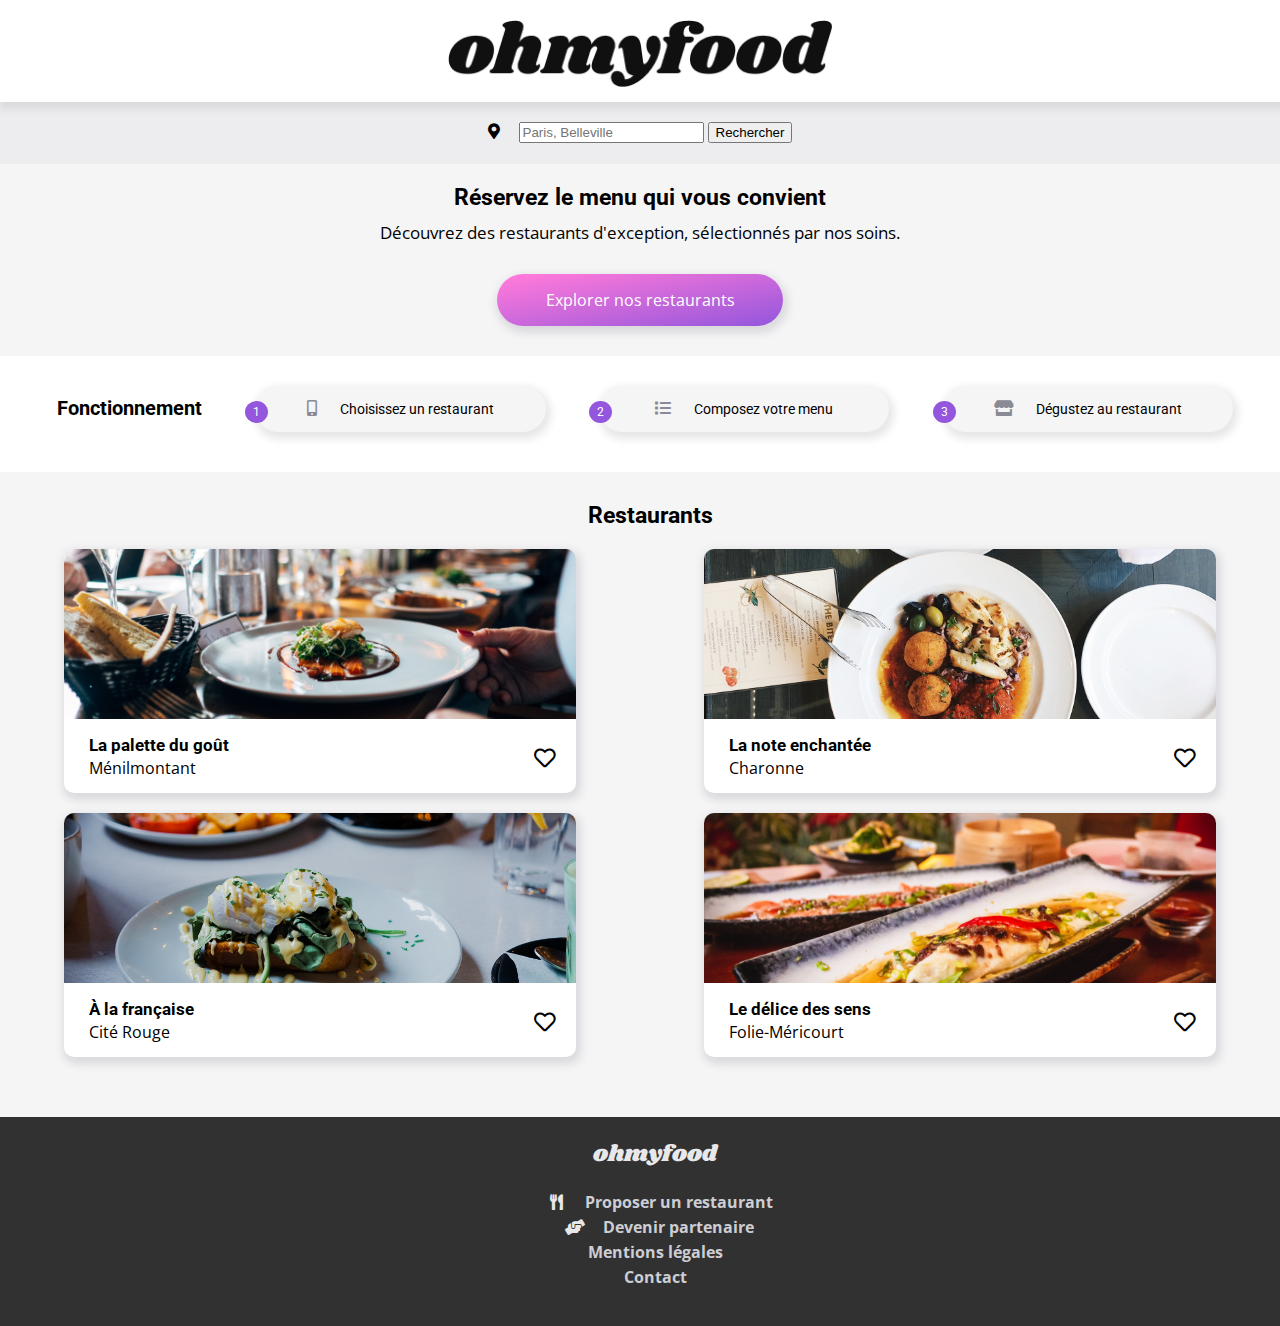
<file: index.html>
<!DOCTYPE html>
<html lang="fr">

    <head>
        <meta charset="utf-8">
        <meta name="viewport" content="width=device-width, initial-scale=1.0, maximum-scale=4.0, user-scalable=yes">
        <meta name="description" content="Page d'acceuil du site avec les différents restaurants proposer">
        <title>OhMyFood ! Accueil</title> 
        <link href="https://fonts.googleapis.com/css2?family=Open+Sans:wght@300;400&family=Roboto:wght@500&family=Shrikhand&display=swap" rel="stylesheet"> 
        <link href="https://use.fontawesome.com/releases/v5.14.0/css/all.css" rel="stylesheet">
        <link rel='stylesheet' href="style.css">
    </head>
    
    
        <body>
        
                <!--LOADING SPINNER-->
                
                <div class="loader">
                    <div class="loader__spinner">
                    </div>  
                    <div class="loader__bkg">
                    </div>
                </div>
                    

                <!--Pour permettre l'affichage de la page après le load spinner<-->

                <div id="pagetoload">

                    <!-- HEADER -->

                    <header class="header">
                        <img src="images/logo/ohmyfood.png" alt="logo de Ohmyfood" class="header__logo"/> 
                    </header>


                    <!--PARAGRAPHE LOCALISATION ET PRESENTATION-->

                    <section class="present">
                        <div class="present__loc">
                            <p><i class="fas fa-map-marker-alt"></i> <input class="search_form_text_input" type="text" name="research" id="research" placeholder="Paris, Belleville">
                            <input class="search_form_submit_input" type="submit" value="Rechercher"></p>
                        </div>
                        <h1 class="present__heading"> Réservez le menu qui vous convient</h1>
                        <p class="present__byline">Découvrez des restaurants d'exception, sélectionnés par nos soins.</p>
                        <div class="btn present__btn">
                            Explorer nos restaurants
                            <div class="btn__bg"></div>
                        </div>
                    </section>


                    <!--MODALITES DE FONCTIONNEMENT-->

                    <section class="fonct">
                        <h1 class="fonct__heading">Fonctionnement</h1>
                        <div class="option fonct__option">
                            <p><span class="option__number">1</span><i class="fas fa-mobile-alt option__icon"></i> Choisissez un restaurant</p> 
                        </div>
                        <div class="option fonct__option">
                            <p><span class="option__number">2</span><i class="fas fa-list option__icon"></i> Composez votre menu</p> 
                        </div>
                        <div class="option fonct__option">
                            <p><span class="option__number">3</span><i class="fas fa-store option__icon"></i> Dégustez au restaurant</p> 
                        </div>
                    </section>

                    <!--LISTE DES RESTAURANTS-->

                    <section class="restlist">
                        <h1 class="restlist__heading">Restaurants</h1>
                        <div class="restlist__list">
                        <div class="rest">
                            <a href="Lapalettedugoût.html" class="rest__link"><img src="images/restaurants/Lapalettedugoût.jpg" alt="photo du restaurant La palette du goût à Ménilmontant" class="rest__image"></a>
                            <p class="rest__new">Nouveau</p>
                            <a href="Lapalettedugoût.html" class="rest__link"><div class="rest__details">
                                <i class="far fa-heart rest__icon heart1">
                                    <i class="fas fa-heart heart1__anim"></i>
                                </i>
                                <h2 class="rest__heading">La palette du goût</h2>
                                <p class="rest__byline">Ménilmontant</p>
                            </div></a> 
                        </div>
                        <div class="rest">
                            <a href="Lanoteenchantée.html" class="rest__link"><img src="images/restaurants/Lanoteenchantée.jpg" alt="photo du restaurant La note enchantée à Charonne" class="rest__image"></a>
                            <p class="rest__new">Nouveau</p>
                            <a href="Lanoteenchantée.html" class="rest__link"><div class="rest__details">
                                <i class="far fa-heart rest__icon heart">
                                    <i class="fas fa-heart heart__anim"></i>
                                </i>
                                <h2 class="rest__heading">La note enchantée</h2>
                                <p class="rest__byline">Charonne</p>
                            </div></a> 
                        </div>
                        <div class="rest">
                            <a href="LaFrançaise.html" class="rest__link"><img src="images/restaurants/Àlafrançaise.jpg" alt="photo du restaurant A la française à Cité Rouge" class="rest__image"></a>
                            <a href="LaFrançaise.html" class="rest__link"><div class="rest__details">
                                <i class="far fa-heart rest__icon heart">
                                    <i class="fas fa-heart heart__anim"></i>
                                </i>
                                <h2 class="rest__heading">À la française</h2>
                                <p class="rest__byline">Cité Rouge</p>
                                </div></a>  
                        </div>
                        <div class="rest">
                            <a href="Ledélicedessens.html" class="rest__link"><img src="images/restaurants/Ledélicedessens.jpg" alt="photo du restaurant Le délice des sens à Folie-Méricourt" class="rest__image"></a>
                            <a href="Ledélicedessens.html" class="rest__link"><div class="rest__details">
                                <i class="far fa-heart rest__icon heart">
                                    <i class="fas fa-heart heart__anim"></i>
                                </i>
                                <h2 class="rest__heading">Le délice des sens</h2>
                                <p class="rest__byline">Folie-Méricourt</p>
                            </div></a>  
                        </div>
                            </div>
                    </section> 
                    

                    <!-- FOOTER -->

                    <footer class="footer">
                        <h2 class="footer__heading">ohmyfood</h2>
                        <nav>
                            <ul class="footer__menu">
                                <li><i class="fas fa-utensils footer__icon"></i><a href="#">Proposer un restaurant</a></li>
                                <li><i class="fas fa-hands-helping footer__icon"></i><a href="#">Devenir partenaire</a></li>
                                <li><a href="#">Mentions légales</a></li>
                                <li><a href="mailto:ohmyfood@sfr.fr">Contact</a></li>
                            </ul> 
                        </nav>
                    </footer>
                </div>
        </body>
</html>
</file>
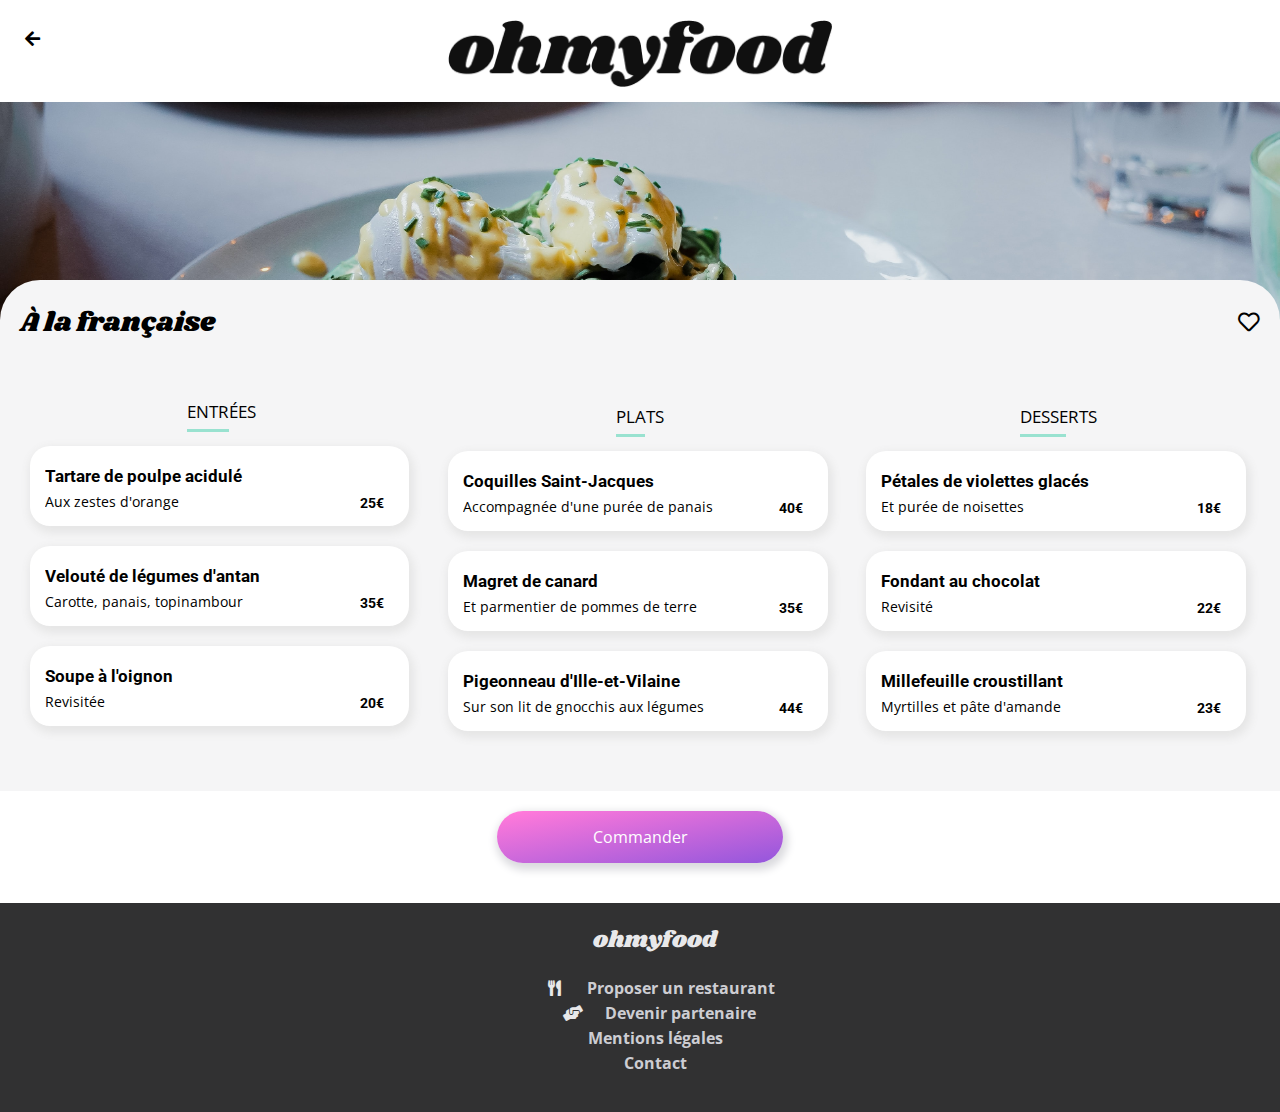
<file: LaFrançaise.html>
<!DOCTYPE html>
<html lang="fr">

        <!--INFOS SUR LA PAGE HTML-->

        <head>
            <meta charset="utf-8">
            <meta name="viewport" content="width=device-width, initial-scale=1.0, maximum-scale=4.0, user-scalable=yes">
            <meta name="description" content="Les différents plats pas proposer par le Restaurant à la française">
            <title>OhMyFood ! Restaurant A la française</title> 
            <link href="https://fonts.googleapis.com/css2?family=Roboto:wght@500&display=swap" rel="stylesheet"> 
            <link href="https://fonts.googleapis.com/css2?family=Open+Sans:wght@300;400&display=swap" rel="stylesheet"> 
            <link href="https://fonts.googleapis.com/css2?family=Shrikhand&display=swap" rel="stylesheet"> 
            <link href="https://use.fontawesome.com/releases/v5.14.0/css/all.css" rel="stylesheet">
            <link rel='stylesheet' href="style.css">
        </head>
            
    <body>
            <!-- HEADER -->
            <header class="header">
                <a href="index.html"><i class="fas fa-arrow-left header__arrow"></i></a>
                <img src="images/logo/ohmyfood.png" alt="logo de Ohmyfood" class="header__logo"/> 
            </header>

            <!-- PHOTO AND TITLE -->

            <section class="restheader">
                <img src="images/restaurants/Àlafrançaise.jpg" alt="photo du restaurant à la Française à Cité Rouge" class="restheader__image">
                <div class="restheader__title">
                    <h1>À la française</h1>
                    <i class="far fa-heart rest__icon heart">
                        <i class="fas fa-heart heart__anim"></i>
                    </i>
                </div>
            </section>

            <!--DETAILS DU MENU-->

            <section>
                <div class="menu">
                    <div class="starters">
                        <h2 class="starters__heading">Entrées</h2>
                        <div class="starters__elt elt">
                            <div class="elt__details">
                                <h3>Tartare de poulpe acidulé</h3>
                                <p>Aux zestes d'orange<span class="elt__price">25€</span></p>
                            </div>
                            <div class="anim">
                                <div class="anim__container"><!--PERMET L'ANIMATION DE LA CASE A COCHER-->
                                    <div class="anim__circle">
                                        <div class="anim__icon">
                                        </div>
                                    </div>
                                </div>
                            </div>
                        </div>
                        <div class="starters__elt elt">
                            <div class="elt__details">
                                <h3>Velouté de légumes d'antan</h3>
                                <p>Carotte, panais, topinambour<span class="elt__price">35€</span></p>
                            </div>
                            <div class="anim">
                                <div class="anim__container"><!--PERMET L'ANIMATION DE LA CASE A COCHER-->
                                    <div class="anim__circle">
                                        <div class="anim__icon">
                                        </div>
                                    </div>
                                </div>
                            </div>
                        </div>           
                        <div class="starters__elt elt">
                            <div class="elt__details">
                                <h3>Soupe à l'oignon</h3>
                                <p>Revisitée<span class="elt__price">20€</span></p>
                            </div>
                            <div class="anim">
                                <div class="anim__container"><!--PERMET L'ANIMATION DE LA CASE A COCHER-->
                                    <div class="anim__circle">
                                        <div class="anim__icon">
                                        </div>
                                    </div>
                                </div>
                            </div>
                        </div>
                    </div>           
                    <div class="courses">    
                        <h2 class="courses__heading">Plats</h2>
                        <div class="courses__elt elt">
                            <div class="elt__details">
                                <h3>Coquilles Saint-Jacques</h3>
                                <p>Accompagnée d'une purée de panais<span class="elt__price">40€</span></p>
                            </div>
                            <div class="anim">
                                <div class="anim__container"><!--PERMET L'ANIMATION DE LA CASE A COCHER-->
                                    <div class="anim__circle">
                                        <div class="anim__icon">
                                        </div>
                                    </div>
                                </div>
                            </div>
                        </div>            
                        <div class="courses__elt elt">
                            <div class="elt__details">
                                <h3>Magret de canard</h3>
                                <p>Et parmentier de pommes de terre<span class="elt__price">35€</span></p>
                            </div>
                            <div class="anim">
                                <div class="anim__container"><!--PERMET L'ANIMATION DE LA CASE A COCHER-->
                                    <div class="anim__circle">
                                        <div class="anim__icon">
                                        </div>
                                    </div>
                                </div>
                            </div>
                        </div>    
                        <div class="courses__elt elt">
                            <div class="elt__details">
                                <h3>Pigeonneau d'Ille-et-Vilaine</h3>
                                <p>Sur son lit de gnocchis aux légumes<span class="elt__price">44€</span></p>
                            </div>
                            <div class="anim">
                                <div class="anim__container"><!--PERMET L'ANIMATION DE LA CASE A COCHER-->
                                    <div class="anim__circle">
                                        <div class="anim__icon">
                                        </div>
                                    </div>
                                </div>
                            </div>
                        </div>
                    </div>
                    <div class="desserts">
                        <h2 class="desserts__heading">Desserts</h2>

                        <div class="desserts__elt elt">
                            <div class="elt__details">
                                <h3>Pétales de violettes glacés</h3>
                                <p>Et purée de noisettes<span class="elt__price">18€</span></p>
                            </div>
                            <div class="anim">
                                <div class="anim__container"><!--PERMET L'ANIMATION DE LA CASE A COCHER-->
                                    <div class="anim__circle">
                                        <div class="anim__icon">
                                        </div>
                                    </div>
                                </div>
                            </div>
                        </div>           
                        <div class="desserts__elt elt">
                            <div class="elt__details">
                                <h3>Fondant au chocolat</h3>
                                <p>Revisité<span class="elt__price">22€</span></p>
                            </div>
                            <div class="anim">
                                <div class="anim__container"><!--PERMET L'ANIMATION DE LA CASE A COCHER-->
                                    <div class="anim__circle">
                                        <div class="anim__icon">
                                        </div>
                                    </div>
                                </div>
                            </div>
                        </div>          
                        <div class="desserts__elt elt">
                            <div class="elt__details">
                                <h3>Millefeuille croustillant</h3>
                                <p>Myrtilles et pâte d'amande<span class="elt__price">23€</span></p>
                            </div>
                            <div class="anim">
                                <div class="anim__container"><!--PERMET L'ANIMATION DE LA CASE A COCHER-->
                                    <div class="anim__circle">
                                        <div class="anim__icon">
                                        </div>
                                    </div>
                                </div>
                            </div>
                        </div>
                    </div>
                </div>
                    
                <div class="btn btn-order">
                    Commander
                    <div class="btn__bg"></div>
                </div>
            </section>

            <!-- FOOTER -->

            <footer class="footer">
                <h2 class="footer__heading">ohmyfood</h2>
                <nav>
                    <ul class="footer__menu">
                        <li><i class="fas fa-utensils footer__icon"></i><a href="#"> Proposer un restaurant</a></li>
                        <li><i class="fas fa-hands-helping footer__icon"></i><a href="#"> Devenir partenaire</a></li>
                        <li><a href="#">Mentions légales</a></li>
                        <li><a href="mailto:ohmyfood@sfr.fr">Contact</a></li>
                    </ul> 
                </nav>
            </footer>
    </body>
</html>
</file>
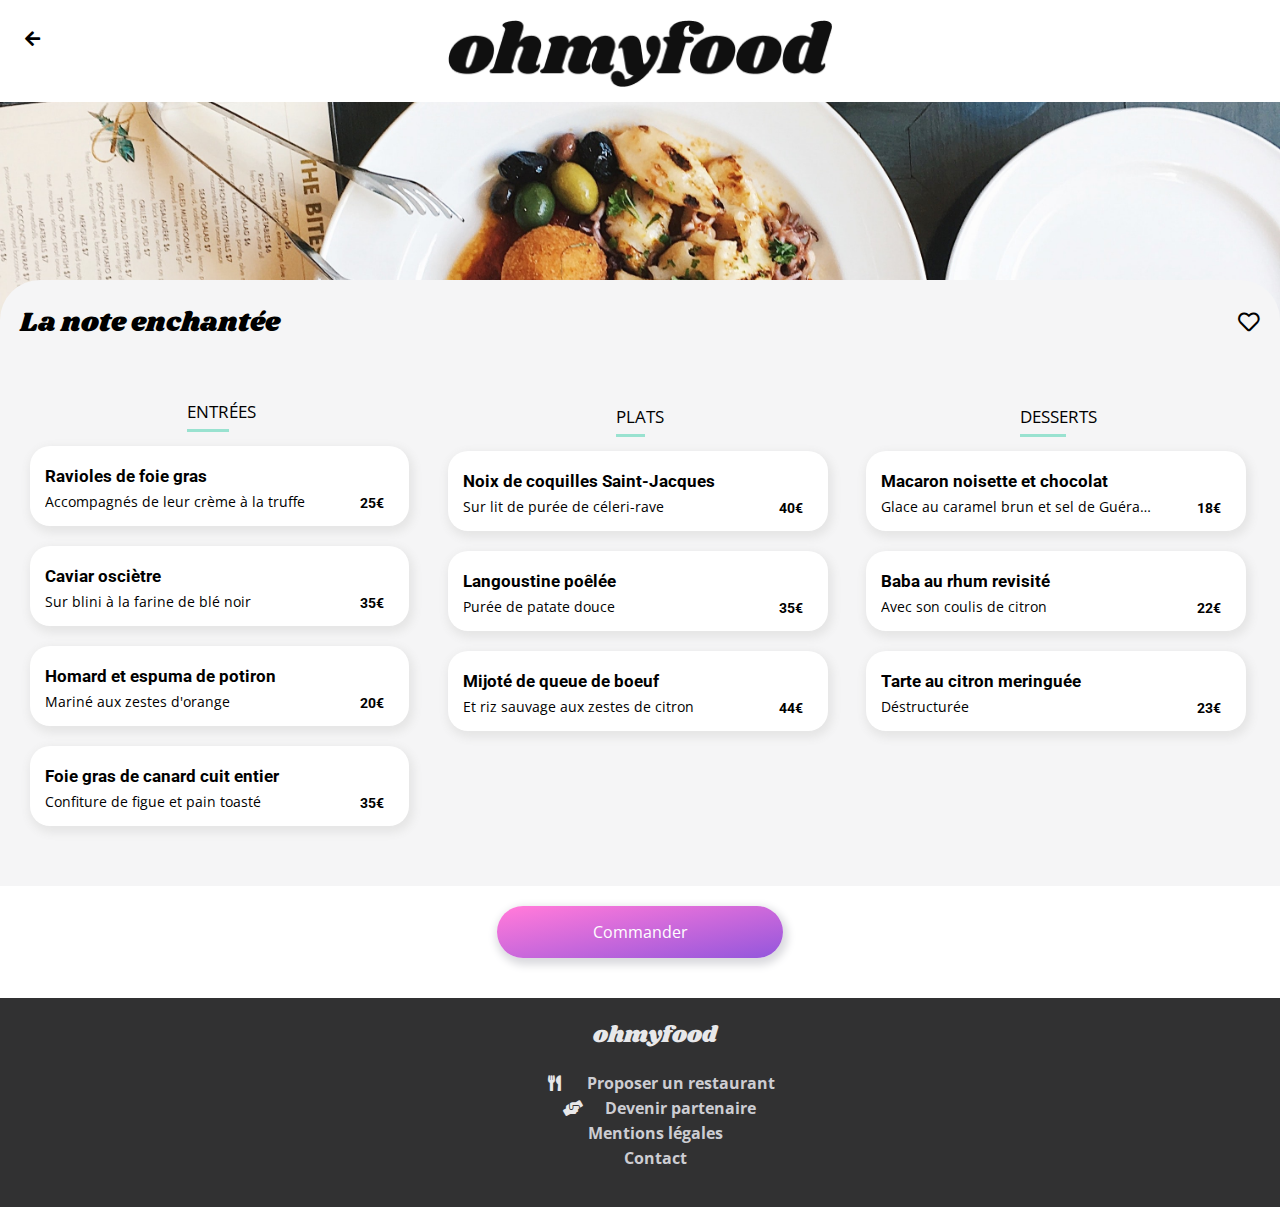
<file: Lanoteenchantée.html>
<!DOCTYPE html>
<html lang="fr">
    
    <head><!--INFOS SUR LA PAGE HTML-->
        <meta charset="utf-8">
        <meta name="viewport" content="width=device-width, initial-scale=1.0, maximum-scale=4.0, user-scalable=yes">
        <meta name="description" content="Les différents plats pas proposer par le Restaurant la note enchantée">
        <title>OhMyFood ! Restaurant La note enchantée</title> 
        <link href="https://fonts.googleapis.com/css2?family=Roboto:wght@500&display=swap" rel="stylesheet"> 
        <link href="https://fonts.googleapis.com/css2?family=Open+Sans:wght@300;400&display=swap" rel="stylesheet"> 
        <link href="https://fonts.googleapis.com/css2?family=Shrikhand&display=swap" rel="stylesheet"> 
        <link href="https://use.fontawesome.com/releases/v5.14.0/css/all.css" rel="stylesheet">
        <link rel='stylesheet' href="style.css">
    </head>
        
    <body>

        <!-- HEADER -->
        <header class="header">
            <a href="index.html"><i class="fas fa-arrow-left header__arrow"></i></a>
            <img src="images/logo/ohmyfood.png" alt="logo de Ohmyfood" class="header__logo"/> 
        </header>

        <section class="restheader"><!-- PHOTO AND TITLE -->
            <img src="images/restaurants/Lanoteenchantée.jpg" alt="photo du restaurant La note enchantée à Charonne" class="restheader__image">
            <div class="restheader__title">
                <h1>La note enchantée</h1>
                <i class="far fa-heart rest__icon heart">
                    <i class="fas fa-heart heart__anim"></i>
                </i>
            </div>
        </section>

            <section><!--DETAILS DU MENU-->
                <div class="menu">
                    <div class="starters">
                        <h2 class="starters__heading">Entrées</h2>
                        <div class="starters__elt elt">
                            <div class="elt__details">
                                <h3>Ravioles de foie gras</h3>
                                <p>Accompagnés de leur crème à la truffe<span class="elt__price">25€</span></p>
                            </div>
                            <div class="anim">
                                <div class="anim__container"><!--PERMET L'ANIMATION DE LA CASE A COCHER-->
                                    <div class="anim__circle">
                                        <div class="anim__icon">
                                        </div>
                                    </div>
                                </div>
                            </div>
                        </div>
                        <div class="starters__elt elt">
                            <div class="elt__details">
                                <h3>Caviar osciètre</h3>
                                <p>Sur blini à la farine de blé noir<span class="elt__price">35€</span></p>
                            </div>
                            <div class="anim">
                                <div class="anim__container"><!--PERMET L'ANIMATION DE LA CASE A COCHER-->
                                    <div class="anim__circle">
                                        <div class="anim__icon">
                                        </div>
                                    </div>
                                </div>
                            </div>
                        </div>       
                        <div class="starters__elt elt">
                            <div class="elt__details">
                                <h3>Homard et espuma de potiron</h3>
                                <p>Mariné aux zestes d'orange<span class="elt__price">20€</span></p>
                            </div>
                            <div class="anim">
                                <div class="anim__container"><!--PERMET L'ANIMATION DE LA CASE A COCHER-->
                                    <div class="anim__circle">
                                        <div class="anim__icon">
                                        </div>
                                    </div>
                                </div>
                            </div>
                        </div>       
                        <div class="starters__elt elt">
                            <div class="elt__details">
                                <h3>Foie gras de canard cuit entier</h3>
                                <p>Confiture de figue et pain toasté<span class="elt__price">35€</span></p>
                            </div>
                            <div class="anim">
                                <div class="anim__container"><!--PERMET L'ANIMATION DE LA CASE A COCHER-->
                                    <div class="anim__circle">
                                        <div class="anim__icon">
                                        </div>
                                    </div>
                                </div>
                            </div>
                        </div>
                    </div>           
                    <div class="courses">    
                        <h2 class="courses__heading">Plats</h2>
                        <div class="courses__elt elt">
                            <div class="elt__details">
                                <h3>Noix de coquilles Saint-Jacques</h3>
                                <p>Sur lit de purée de céleri-rave<span class="elt__price">40€</span></p>
                            </div>
                            <div class="anim">
                                <div class="anim__container"><!--PERMET L'ANIMATION DE LA CASE A COCHER-->
                                    <div class="anim__circle">
                                        <div class="anim__icon">
                                        </div>
                                    </div>
                                </div>
                            </div>
                        </div>            
                        <div class="courses__elt elt">
                            <div class="elt__details">
                                <h3>Langoustine poêlée</h3>
                                <p>Purée de patate douce<span class="elt__price">35€</span></p>
                            </div>
                            <div class="anim">
                                <div class="anim__container"><!--PERMET L'ANIMATION DE LA CASE A COCHER-->
                                    <div class="anim__circle">
                                        <div class="anim__icon">
                                        </div>
                                    </div>
                                </div>
                            </div>
                        </div>    
                        <div class="courses__elt elt">
                            <div class="elt__details">
                                <h3>Mijoté de queue de boeuf</h3>
                                <p>Et riz sauvage aux zestes de citron<span class="elt__price">44€</span></p>
                            </div>
                            <div class="anim">
                                <div class="anim__container"><!--PERMET L'ANIMATION DE LA CASE A COCHER-->
                                    <div class="anim__circle">
                                        <div class="anim__icon">
                                        </div>
                                    </div>
                                </div>
                            </div>
                        </div>
                    </div>
                    <div class="desserts">
                        <h2 class="desserts__heading">Desserts</h2>

                        <div class="desserts__elt elt">
                            <div class="elt__details">
                                <h3>Macaron noisette et chocolat</h3>
                                <p>Glace au caramel brun et sel de Guérande<span class="elt__price">18€</span></p>
                            </div>
                            <div class="anim">
                                <div class="anim__container"><!--PERMET L'ANIMATION DE LA CASE A COCHER-->
                                    <div class="anim__circle">
                                        <div class="anim__icon">
                                        </div>
                                    </div>
                                </div>
                            </div>
                        </div>           
                        <div class="desserts__elt elt">
                            <div class="elt__details">
                                <h3>Baba au rhum revisité</h3>
                                <p>Avec son coulis de citron<span class="elt__price">22€</span></p>
                            </div>
                            <div class="anim">
                                <div class="anim__container"><!--PERMET L'ANIMATION DE LA CASE A COCHER-->
                                    <div class="anim__circle">
                                        <div class="anim__icon">
                                        </div>
                                    </div>
                                </div>
                            </div>
                        </div>          
                        <div class="desserts__elt elt">
                            <div class="elt__details">
                                <h3>Tarte au citron meringuée</h3>
                                <p>Déstructurée<span class="elt__price">23€</span></p>
                            </div>
                            <div class="anim">
                                <div class="anim__container"><!--PERMET L'ANIMATION DE LA CASE A COCHER-->
                                    <div class="anim__circle">
                                        <div class="anim__icon">
                                        </div>
                                    </div>
                                </div>
                            </div>
                        </div>
                    </div>
                </div>
                
                <div class="btn btn-order">
                    Commander
                    <div class="btn__bg"></div>
                </div>
                
            </section>
        
                <!-- FOOTER -->
                <footer class="footer">
                    <h2 class="footer__heading">ohmyfood</h2>
                    <nav>
                        <ul class="footer__menu">
                            <li><i class="fas fa-utensils footer__icon"></i><a href="#"> Proposer un restaurant</a></li>
                            <li><i class="fas fa-hands-helping footer__icon"></i><a href="#"> Devenir partenaire</a></li>
                            <li><a href="#">Mentions légales</a></li>
                            <li><a href="mailto:ohmyfood@sfr.fr">Contact</a></li>
                        </ul> 
                    </nav>
                </footer>
    </body>
</html>
</file>
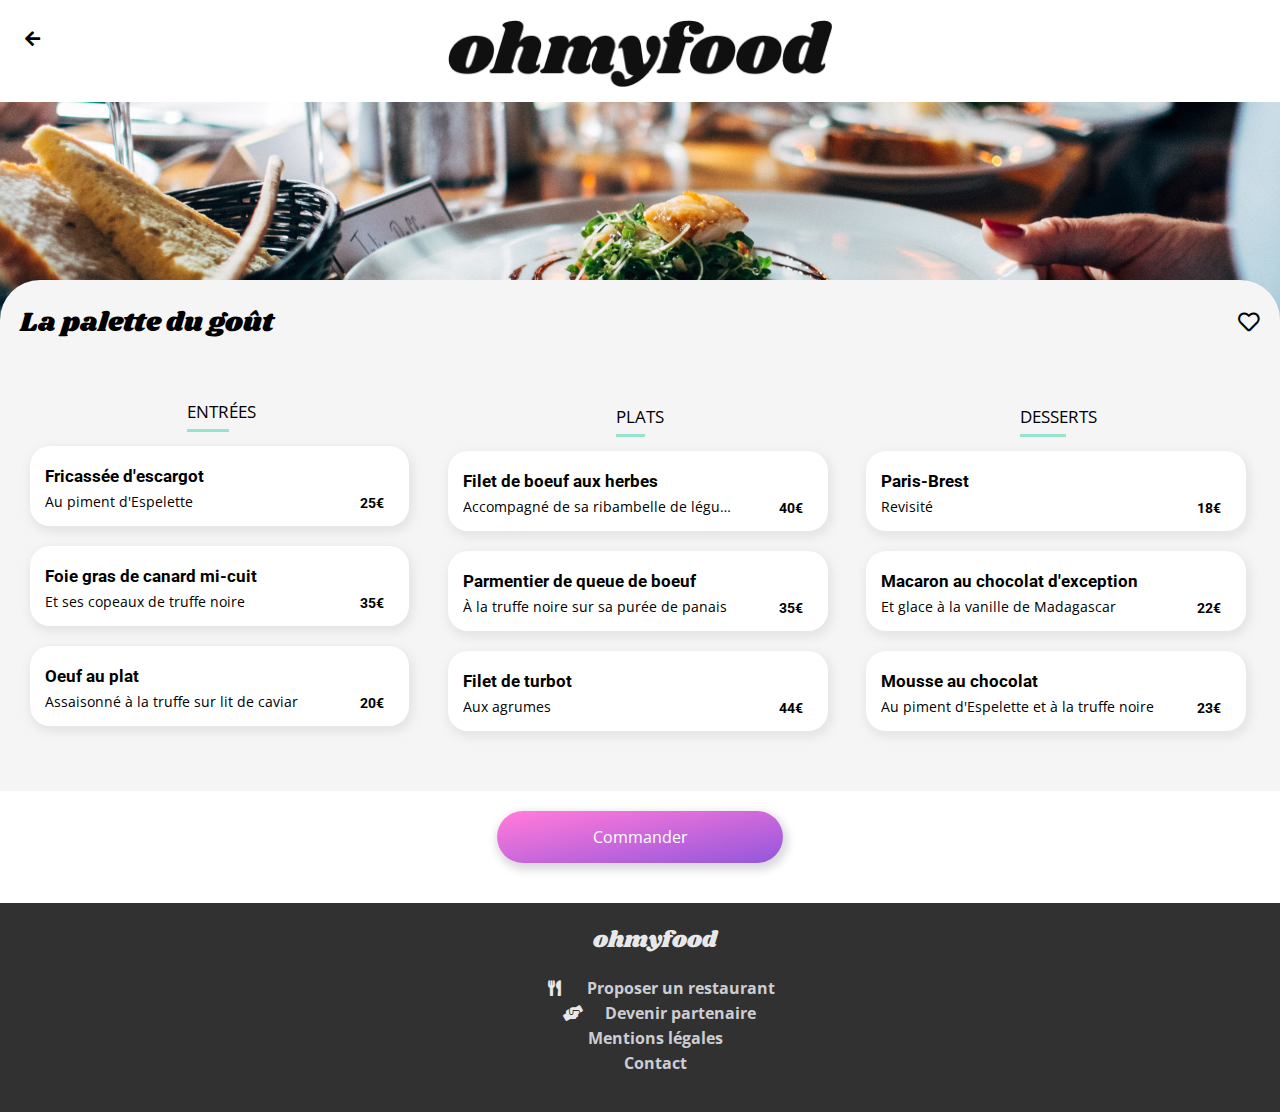
<file: Lapalettedugoût.html>
<!DOCTYPE html>
<html lang="fr">
    
    <head><!--INFOS SUR LA PAGE HTML-->
        <meta charset="utf-8">
        <meta name="viewport" content="width=device-width, initial-scale=1.0, maximum-scale=4.0, user-scalable=yes">
        <meta name="description" content="Les différents plats pas proposer par le Restaurant la palette du goût">
        <title>OhMyFood ! Restaurant La palette du goût</title> 
        <link href="https://fonts.googleapis.com/css2?family=Roboto:wght@500&display=swap" rel="stylesheet"> 
        <link href="https://fonts.googleapis.com/css2?family=Open+Sans:wght@300;400&display=swap" rel="stylesheet"> 
        <link href="https://fonts.googleapis.com/css2?family=Shrikhand&display=swap" rel="stylesheet"> 
        <link href="https://use.fontawesome.com/releases/v5.14.0/css/all.css" rel="stylesheet">
        <link rel='stylesheet' href="style.css">
    </head>
    
    <body>
        <header class="header"><!--ENTETE-->
            <a href="index.html"><i class="fas fa-arrow-left header__arrow"></i></a>
            <img src="images/logo/ohmyfood.png" alt="logo de Ohmyfood" class="header__logo"/> 
        </header>

        <section class="restheader"><!-- PHOTO AND TITLE -->
            <img src="images/restaurants/Lapalettedugoût.jpg" alt="photo du restaurant La palette du goût à Ménilmontant" class="restheader__image">
            <div class="restheader__title">
                <h1>La palette du goût</h1>
                <i class="far fa-heart rest__icon heart">
                    <i class="fas fa-heart heart__anim"></i>
                </i>
            </div>
        </section>

        <section><!--DETAILS DU MENU-->
            <div class="menu">
                <div class="starters">
                    <h2 class="starters__heading">Entrées</h2>
                    <div class="starters__elt elt">
                        <div class="elt__details">
                            <h3>Fricassée d'escargot</h3>
                            <p>Au piment d'Espelette<span class="elt__price">25€</span></p>
                        </div>
                        <div class="anim">
                            <div class="anim__container"><!--PERMET L'ANIMATION DE LA CASE A COCHER-->
                                <div class="anim__circle">
                                    <div class="anim__icon">
                                    </div>
                                </div>
                            </div>
                        </div>
                    </div>
                    <div class="starters__elt elt">
                        <div class="elt__details">
                            <h3>Foie gras de canard mi-cuit</h3>
                            <p>Et ses copeaux de truffe noire<span class="elt__price">35€</span></p>
                        </div>
                        <div class="anim">
                            <div class="anim__container"><!--PERMET L'ANIMATION DE LA CASE A COCHER-->
                                <div class="anim__circle">
                                    <div class="anim__icon">
                                    </div>
                                </div>
                            </div>
                        </div>
                    </div>           
                    <div class="starters__elt elt">
                        <div class="elt__details">
                            <h3>Oeuf au plat</h3>
                            <p>Assaisonné à la truffe sur lit de caviar<span class="elt__price">20€</span></p>
                        </div>
                        <div class="anim">
                            <div class="anim__container"><!--PERMET L'ANIMATION DE LA CASE A COCHER-->
                                <div class="anim__circle">
                                    <div class="anim__icon">
                                    </div>
                                </div>
                            </div>
                        </div>
                    </div>
                </div>           
                <div class="courses">    
                    <h2 class="courses__heading">Plats</h2>
                    <div class="courses__elt elt">
                        <div class="elt__details">
                            <h3>Filet de boeuf aux herbes</h3>
                            <p>Accompagné de sa ribambelle de légumes<span class="elt__price">40€</span></p>
                        </div>
                        <div class="anim">
                            <div class="anim__container"><!--PERMET L'ANIMATION DE LA CASE A COCHER-->
                                <div class="anim__circle">
                                    <div class="anim__icon">
                                    </div>
                                </div>
                            </div>
                        </div>
                    </div>            
                    <div class="courses__elt elt">
                        <div class="elt__details">
                            <h3>Parmentier de queue de boeuf</h3>
                            <p>À la truffe noire sur sa purée de panais<span class="elt__price">35€</span></p>
                        </div>
                        <div class="anim">
                            <div class="anim__container"><!--PERMET L'ANIMATION DE LA CASE A COCHER-->
                                <div class="anim__circle">
                                    <div class="anim__icon">
                                    </div>
                                </div>
                            </div>
                        </div>
                    </div>    
                    <div class="courses__elt elt">
                        <div class="elt__details">
                            <h3>Filet de turbot</h3>
                            <p>Aux agrumes<span class="elt__price">44€</span></p>
                        </div>
                        <div class="anim">
                            <div class="anim__container"><!--PERMET L'ANIMATION DE LA CASE A COCHER-->
                                <div class="anim__circle">
                                    <div class="anim__icon">
                                    </div>
                                </div>
                            </div>
                        </div>
                    </div>
                </div>
                <div class="desserts">
                    <h2 class="desserts__heading">Desserts</h2>

                    <div class="desserts__elt elt">
                        <div class="elt__details">
                            <h3>Paris-Brest</h3>
                            <p>Revisité<span class="elt__price">18€</span></p>
                        </div>
                        <div class="anim">
                            <div class="anim__container"><!--PERMET L'ANIMATION DE LA CASE A COCHER-->
                                <div class="anim__circle">
                                    <div class="anim__icon">
                                    </div>
                                </div>
                            </div>
                        </div>
                    </div>           
                    <div class="desserts__elt elt">
                        <div class="elt__details">
                            <h3>Macaron au chocolat d'exception</h3>
                            <p>Et glace à la vanille de Madagascar<span class="elt__price">22€</span></p>
                        </div>
                        <div class="anim">
                            <div class="anim__container"><!--PERMET L'ANIMATION DE LA CASE A COCHER-->
                                <div class="anim__circle">
                                    <div class="anim__icon">
                                    </div>
                                </div>
                            </div>
                        </div>
                    </div>          
                    <div class="desserts__elt elt">
                        <div class="elt__details">
                            <h3>Mousse au chocolat </h3>
                            <p>Au piment d'Espelette et à la truffe noire<span class="elt__price">23€</span></p>
                        </div>
                        <div class="anim">
                            <div class="anim__container"><!--PERMET L'ANIMATION DE LA CASE A COCHER-->
                                <div class="anim__circle">
                                    <div class="anim__icon">
                                    </div>
                                </div>
                            </div>
                        </div>
                    </div>
                </div>
            </div>

            <div class="btn btn-order">
                Commander
                <div class="btn__bg"></div>
            </div>
        </section>

        <!-- FOOTER -->
        <footer class="footer">
            <h2 class="footer__heading">ohmyfood</h2>
            <nav>
                <ul class="footer__menu">
                    <li><i class="fas fa-utensils footer__icon"></i><a href="#"> Proposer un restaurant</a></li>
                    <li><i class="fas fa-hands-helping footer__icon"></i><a href="#"> Devenir partenaire</a></li>
                    <li><a href="#">Mentions légales</a></li>
                    <li><a href="mailto:ohmyfood@sfr.fr">Contact</a></li>
                </ul> 
            </nav>
        </footer>
    </body>
</html>
</file>
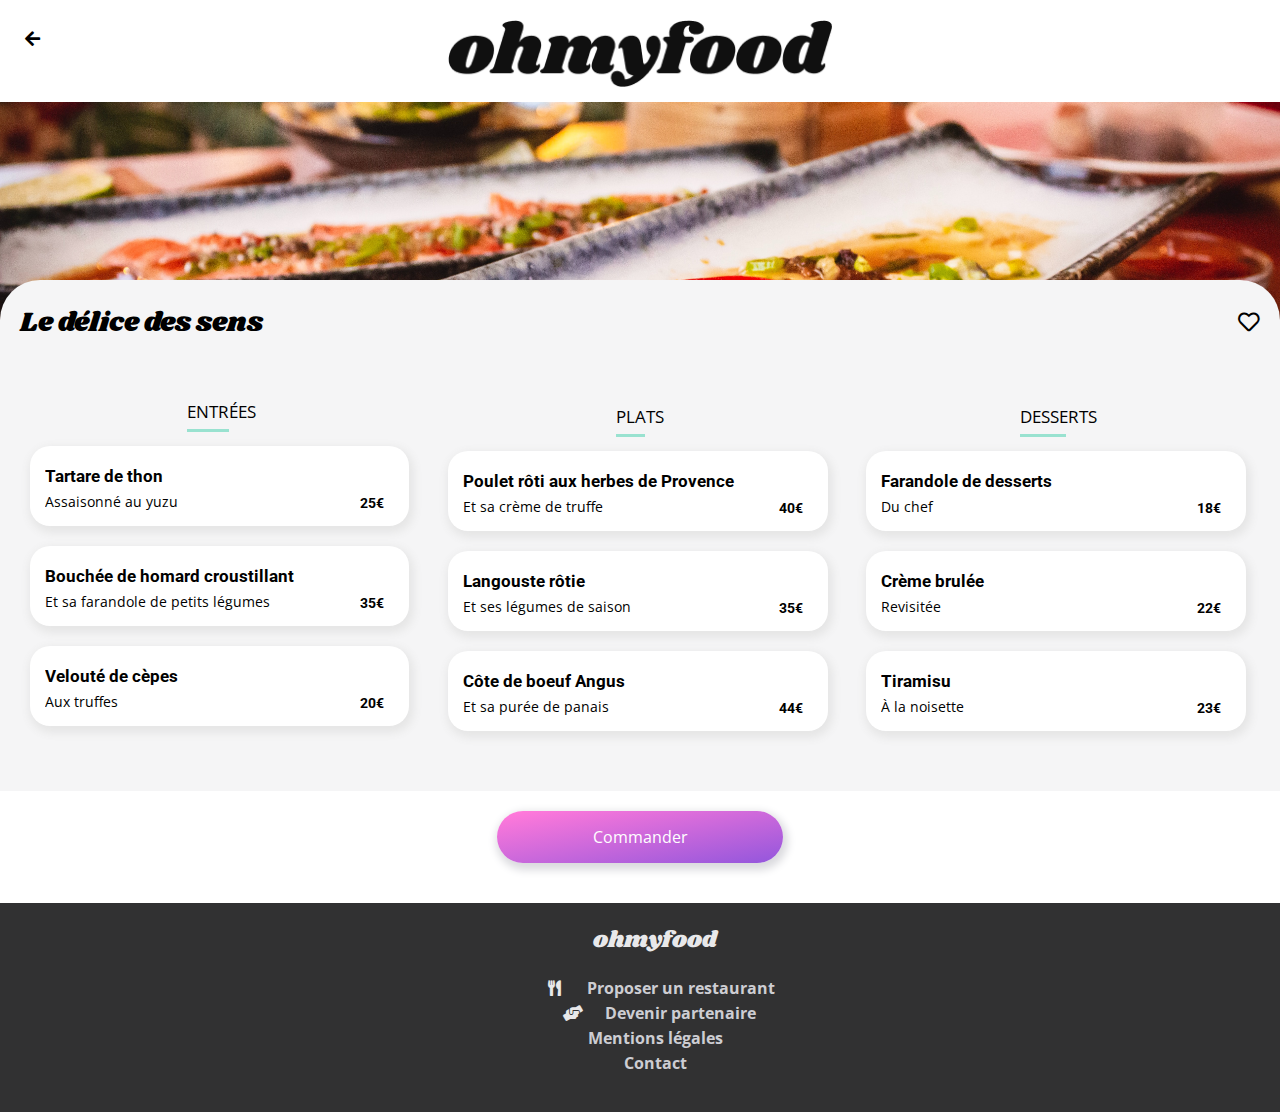
<file: Ledélicedessens.html>
<!DOCTYPE html>
<html lang="fr">
    
<head><!--INFOS SUR LA PAGE HTML-->
    <meta charset="utf-8">
    <meta name="viewport" content="width=device-width, initial-scale=1.0, maximum-scale=4.0, user-scalable=yes">
    <meta name="description" content="Les différents plats pas proposer par le Restaurant le délice des sens">
    <title>OhMyFood ! Restaurant Le délice des sens</title> 
    <link href="https://fonts.googleapis.com/css2?family=Roboto:wght@500&display=swap" rel="stylesheet"> 
    <link href="https://fonts.googleapis.com/css2?family=Open+Sans:wght@300;400&display=swap" rel="stylesheet"> 
    <link href="https://fonts.googleapis.com/css2?family=Shrikhand&display=swap" rel="stylesheet"> 
    <link href="https://use.fontawesome.com/releases/v5.14.0/css/all.css" rel="stylesheet">
    <link rel='stylesheet' href="style.css">
</head>
    
    <body>

        <!-- HEADER -->

        <header class="header">
            <a href="index.html"><i class="fas fa-arrow-left header__arrow"></i></a>
            <img src="images/logo/ohmyfood.png" alt="logo de Ohmyfood" class="header__logo"/> 
        </header>

        <!-- PHOTO AND TITLE -->
        <section class="restheader">
            <img src="images/restaurants/Ledélicedessens.jpg" alt="photo du restaurant Le délice des sens à Folie-Méricourt" class="restheader__image">
            <div class="restheader__title">
                <h1>Le délice des sens</h1>
                <i class="far fa-heart rest__icon heart">
                    <i class="fas fa-heart heart__anim"></i>
                </i>
            </div>
        </section>

        <!--DETAILS DU MENU-->
        <section>
            <div class="menu">
                <div class="starters">
                    <h2 class="starters__heading">Entrées</h2>
                    <div class="starters__elt elt">
                        <div class="elt__details">
                            <h3>Tartare de thon</h3>
                            <p>Assaisonné au yuzu<span class="elt__price">25€</span></p>
                        </div>
                        <div class="anim">
                            <div class="anim__container"><!--PERMET L'ANIMATION DE LA CASE A COCHER-->
                                <div class="anim__circle">
                                    <div class="anim__icon">
                                    </div>
                                </div>
                            </div>
                        </div>
                    </div>
                    <div class="starters__elt elt">
                        <div class="elt__details">
                            <h3>Bouchée de homard croustillant</h3>
                            <p>Et sa farandole de petits légumes<span class="elt__price">35€</span></p>
                        </div>
                        <div class="anim">
                            <div class="anim__container"><!--PERMET L'ANIMATION DE LA CASE A COCHER-->
                                <div class="anim__circle">
                                    <div class="anim__icon">
                                    </div>
                                </div>
                            </div>
                        </div>
                    </div>       
                    <div class="starters__elt elt">
                        <div class="elt__details">
                            <h3>Velouté de cèpes</h3>
                            <p>Aux truffes<span class="elt__price">20€</span></p>
                        </div>
                        <div class="anim">
                            <div class="anim__container"><!--PERMET L'ANIMATION DE LA CASE A COCHER-->
                                <div class="anim__circle">
                                    <div class="anim__icon">
                                    </div>
                                </div>
                            </div>
                        </div>
                    </div>  
                </div>             
                <div class="courses">    
                    <h2 class="courses__heading">Plats</h2>
                    <div class="courses__elt elt">
                        <div class="elt__details">
                            <h3>Poulet rôti aux herbes de Provence</h3>
                            <p>Et sa crème de truffe<span class="elt__price">40€</span></p>
                        </div>
                        <div class="anim">
                            <div class="anim__container"><!--PERMET L'ANIMATION DE LA CASE A COCHER-->
                                <div class="anim__circle">
                                    <div class="anim__icon">
                                    </div>
                                </div>
                            </div>
                        </div>
                    </div>            
                    <div class="courses__elt elt">
                        <div class="elt__details">
                            <h3>Langouste rôtie</h3>
                            <p>Et ses légumes de saison<span class="elt__price">35€</span></p>
                        </div>
                        <div class="anim">
                            <div class="anim__container"><!--PERMET L'ANIMATION DE LA CASE A COCHER-->
                                <div class="anim__circle">
                                    <div class="anim__icon">
                                    </div>
                                </div>
                            </div>
                        </div>
                    </div>    
                    <div class="courses__elt elt">
                        <div class="elt__details">
                            <h3>Côte de boeuf Angus</h3>
                            <p>Et sa purée de panais<span class="elt__price">44€</span></p>
                        </div>
                        <div class="anim">
                            <div class="anim__container"><!--PERMET L'ANIMATION DE LA CASE A COCHER-->
                                <div class="anim__circle">
                                    <div class="anim__icon">
                                    </div>
                                </div>
                            </div>
                        </div>
                    </div>
                </div>
                <div class="desserts">
                    <h2 class="desserts__heading">Desserts</h2>

                    <div class="desserts__elt elt">
                        <div class="elt__details">
                            <h3>Farandole de desserts</h3>
                            <p>Du chef<span class="elt__price">18€</span></p>
                        </div>
                        <div class="anim">
                            <div class="anim__container"><!--PERMET L'ANIMATION DE LA CASE A COCHER-->
                                <div class="anim__circle">
                                    <div class="anim__icon">
                                    </div>
                                </div>
                            </div>
                        </div>
                    </div>           
                    <div class="desserts__elt elt">
                        <div class="elt__details">
                            <h3>Crème brulée</h3>
                            <p>Revisitée<span class="elt__price">22€</span></p>
                        </div>
                        <div class="anim">
                            <div class="anim__container"><!--PERMET L'ANIMATION DE LA CASE A COCHER-->
                                <div class="anim__circle">
                                    <div class="anim__icon">
                                    </div>
                                </div>
                            </div>
                        </div>
                    </div>          
                    <div class="desserts__elt elt">
                        <div class="elt__details">
                            <h3>Tiramisu</h3>
                            <p>À la noisette<span class="elt__price">23€</span></p>
                        </div>
                        <div class="anim">
                            <div class="anim__container"><!--PERMET L'ANIMATION DE LA CASE A COCHER-->
                                <div class="anim__circle">
                                    <div class="anim__icon">
                                    </div>
                                </div>
                            </div>
                        </div>
                    </div>
                </div>
            </div>

            <div class="btn btn-order">
                Commander
                <div class="btn__bg"></div>
            </div>
        </section>

        <!-- FOOTER -->
        
        <footer class="footer">
            <h2 class="footer__heading">ohmyfood</h2>
            <nav>
                <ul class="footer__menu">
                    <li><i class="fas fa-utensils footer__icon"></i><a href="#"> Proposer un restaurant</a></li>
                    <li><i class="fas fa-hands-helping footer__icon"></i><a href="#"> Devenir partenaire</a></li>
                    <li><a href="#">Mentions légales</a></li>
                    <li><a href="mailto:ohmyfood@sfr.fr">Contact</a></li>
                </ul> 
            </nav>
        </footer>
    </body>
</html>
</file>
<file: style.css>
@charset "UTF-8";
/*DECLARATION DES VARIABLES ET DES MIXIN SASS */
/*GENERAL */
body {
  -webkit-box-sizing: border-box;
          box-sizing: border-box;
  padding: 0;
  margin: 0;
  background: #FFF;
  font-size: 0.9em;
  font-family: "Roboto", Verdana, Trebuchet, sans-serif;
}

h1 {
  font-size: 1.6em;
}

h2 {
  font-size: 1.2em;
}

h3 {
  font-size: 1.2em;
}

.btn {
  padding: 15px;
  color: white;
  background: -webkit-gradient(linear, left top, right bottom, color-stop(5%, #FF79DA), to(#9356DC));
  background: linear-gradient(to bottom right, #FF79DA 5%, #9356DC);
  border-radius: 30px;
  font-size: 1.1em;
  width: 50%;
  text-align: center;
  font-family: "Open Sans", "Roboto", Verdana, sans-serif;
  -webkit-box-shadow: 2px 4px 8px 3px #dadade;
          box-shadow: 2px 4px 8px 3px #dadade;
  position: relative;
  z-index: 2;
  /* Création de l'animation au survol des boutons principaux, avec la propriété "opacity" pour ne pas ralentir le temps de chargement */
}

.btn:hover {
  cursor: pointer;
}

.btn:hover .btn__bg {
  opacity: 1;
}

.btn__bg {
  position: absolute;
  top: 0;
  right: 0;
  left: 0;
  bottom: 0;
  background: -webkit-gradient(linear, left top, right bottom, color-stop(2%, #FF79DA), to(#bc95e9));
  background: linear-gradient(to bottom right, #FF79DA 2%, #bc95e9);
  -webkit-box-shadow: 2px 4px 8px 3px #bfbfc6;
          box-shadow: 2px 4px 8px 3px #bfbfc6;
  border-radius: 30px;
  opacity: 0;
  z-index: -1;
  -webkit-transition: opacity 250ms;
  transition: opacity 250ms;
}

.header {
  -webkit-box-shadow: 2px 4px 8px 3px #dadade;
          box-shadow: 2px 4px 8px 3px #dadade;
  position: relative;
}

.header__logo {
  display: block;
  padding-top: 20px;
  padding-bottom: 15px;
  width: 50%;
  margin: auto;
}

.header__arrow {
  position: absolute;
  top: 30px;
  left: 25px;
  font-size: 1.2em;
}

.header a {
  color: black;
}

.header a:hover {
  color: #9356DC;
}

.footer {
  background: #313132;
  padding-bottom: 20px;
}

.footer__heading {
  font-family: "Shrikhand", "Roboto", Verdana, sans-serif;
  color: #e8e8ea;
  font-weight: normal;
  font-size: 1.3em;
  padding-left: 30px;
  padding-top: 20px;
  margin-top: 0;
}

.footer__menu {
  list-style-type: none;
  line-height: 25px;
  padding-left: 30px;
  font-family: "Open Sans", "Roboto", Verdana, sans-serif;
  font-weight: bold;
}

.footer__menu a {
  text-decoration: none;
  color: #cdcdd2;
}

.footer__menu a:hover {
  color: #9356DC;
}

.footer__icon {
  margin-right: 10px;
  width: 3%;
  color: #e8e8ea;
}

/*Création de l'animation des coeurs qui se remplissent quand on les survole. 
Remarque: pour l'instant les deux actions (hover et active) sont mixées, mais à terme on aura le changement de couleur du texte sur hover et le remplissage du coeur uniquement sur active.
*/
.heart:hover {
  cursor: pointer;
  color: #FFF;
}

.heart:hover .heart__anim {
  opacity: 1;
  z-index: 1;
  -webkit-transform: scale(1);
          transform: scale(1);
}

.heart__anim {
  position: absolute;
  top: 0;
  left: 0;
  bottom: 0;
  right: 0;
  background: -webkit-linear-gradient(#FF79DA, #9356DC);
  -webkit-background-clip: text;
  -webkit-text-fill-color: transparent;
  opacity: 0;
  z-index: -1;
  -webkit-transform: scale(0);
          transform: scale(0);
  -webkit-transition: opacity 200ms, -webkit-transform 300ms 100ms;
  transition: opacity 200ms, -webkit-transform 300ms 100ms;
  transition: opacity 200ms, transform 300ms 100ms;
  transition: opacity 200ms, transform 300ms 100ms, -webkit-transform 300ms 100ms;
}

/*Essai d'une animation des coeurs différente quand on les survole, qui donne l'impression qu'un coeur en verre se remplit comme un verre de vin */
.heart1:hover {
  cursor: pointer;
  color: black;
}

.heart1:hover .heart1__anim {
  opacity: 1;
  -webkit-transform: scale(1);
          transform: scale(1);
}

.heart1__anim {
  position: absolute;
  top: 0;
  left: 0;
  bottom: 0;
  right: 0;
  background: -webkit-linear-gradient(#FF79DA, #9356DC);
  -webkit-background-clip: text;
  -webkit-text-fill-color: transparent;
  opacity: 0;
  z-index: -1;
  -webkit-transform-origin: bottom;
          transform-origin: bottom;
  -webkit-transform: scale(0);
          transform: scale(0);
  -webkit-transition: opacity 100ms, -webkit-transform 400ms;
  transition: opacity 100ms, -webkit-transform 400ms;
  transition: opacity 100ms, transform 400ms;
  transition: opacity 100ms, transform 400ms, -webkit-transform 400ms;
}

/*PAGE D'ACCUEIL*/
/*Création et animation du loading spinner */
.loader__spinner {
  z-index: 3;
  -webkit-animation: spin 3s forwards linear;
          animation: spin 3s forwards linear;
  border: solid 15px transparent;
  border-radius: 50%;
  border-right-color: #9356DC;
  border-top-color: #9356DC;
  -webkit-box-sizing: border-box;
          box-sizing: border-box;
  height: 150px;
  width: 150px;
  position: fixed;
  left: calc(50% - 75px);
  top: calc(50% - 75px);
  opacity: 0;
}

.loader__spinner::before {
  -webkit-animation: spin 3s 250ms forwards linear;
          animation: spin 3s 250ms forwards linear;
  border: solid 15px transparent;
  border-radius: 50%;
  border-right-color: #FF79DA;
  border-top-color: #FF79DA;
  -webkit-box-sizing: border-box;
          box-sizing: border-box;
  content: "";
  z-index: 3;
  height: 120px;
  width: 120px;
  position: absolute;
  left: 0;
  top: 0;
  opacity: 0;
}

.loader__spinner::after {
  -webkit-animation: spin 3s 500ms forwards linear;
          animation: spin 3s 500ms forwards linear;
  border: solid 15px transparent;
  border-radius: 50%;
  border-right-color: #99E2D0;
  border-top-color: #99E2D0;
  -webkit-box-sizing: border-box;
          box-sizing: border-box;
  content: "";
  z-index: 3;
  height: 90px;
  width: 90px;
  position: absolute;
  top: 15px;
  left: 15px;
  opacity: 0;
}

@-webkit-keyframes spin {
  5% {
    opacity: 1;
  }
  25% {
    -webkit-transform: rotate(180deg);
            transform: rotate(180deg);
  }
  75% {
    -webkit-transform: rotate(540deg);
            transform: rotate(540deg);
    opacity: 1;
  }
  80% {
    -webkit-transform: rotate(576deg);
            transform: rotate(576deg);
    opacity: 0.5;
  }
  90% {
    -webkit-transform: rotate(648deg);
            transform: rotate(648deg);
    opacity: 0;
  }
  100% {
    -webkit-transform: rotate(720deg);
            transform: rotate(720deg);
    opacity: 0;
    display: none;
  }
}

@keyframes spin {
  5% {
    opacity: 1;
  }
  25% {
    -webkit-transform: rotate(180deg);
            transform: rotate(180deg);
  }
  75% {
    -webkit-transform: rotate(540deg);
            transform: rotate(540deg);
    opacity: 1;
  }
  80% {
    -webkit-transform: rotate(576deg);
            transform: rotate(576deg);
    opacity: 0.5;
  }
  90% {
    -webkit-transform: rotate(648deg);
            transform: rotate(648deg);
    opacity: 0;
  }
  100% {
    -webkit-transform: rotate(720deg);
            transform: rotate(720deg);
    opacity: 0;
    display: none;
  }
}

/*Création et animation du background du loading spinner */
.loader__bkg {
  background: rgba(153, 226, 208, 0.6);
  background-size: cover;
  width: 100%;
  height: 250%;
  position: absolute;
  top: 0;
  left: 0;
  z-index: 2;
  opacity: 0;
  -webkit-transform-origin: top;
          transform-origin: top;
  -webkit-transform: scale(0);
          transform: scale(0);
  -webkit-animation: bkg 3s;
          animation: bkg 3s;
}

@-webkit-keyframes bkg {
  0% {
    opacity: 1;
    -webkit-transform: scale(1);
            transform: scale(1);
  }
  60% {
    opacity: 0.9;
    -webkit-transform: scale(1);
            transform: scale(1);
  }
  70% {
    opacity: 0.8;
    -webkit-transform: scale(1);
            transform: scale(1);
  }
  90% {
    opacity: 0.7;
    -webkit-transform: scale(1);
            transform: scale(1);
  }
  100% {
    opacity: 0;
    -webkit-transform: scale(0);
            transform: scale(0);
    display: none;
  }
}

@keyframes bkg {
  0% {
    opacity: 1;
    -webkit-transform: scale(1);
            transform: scale(1);
  }
  60% {
    opacity: 0.9;
    -webkit-transform: scale(1);
            transform: scale(1);
  }
  70% {
    opacity: 0.8;
    -webkit-transform: scale(1);
            transform: scale(1);
  }
  90% {
    opacity: 0.7;
    -webkit-transform: scale(1);
            transform: scale(1);
  }
  100% {
    opacity: 0;
    -webkit-transform: scale(0);
            transform: scale(0);
    display: none;
  }
}

/*Animation de la page à afficher après le load spinner */
#pagetoload {
  z-index: 3;
  opacity: 1;
  -webkit-animation: page 2s 2s both;
          animation: page 2s 2s both;
}

@-webkit-keyframes page {
  0% {
    opacity: 0.5;
  }
  50% {
    opacity: 0.9;
  }
  100% {
    opacity: 1;
  }
}

@keyframes page {
  0% {
    opacity: 0.5;
  }
  50% {
    opacity: 0.9;
  }
  100% {
    opacity: 1;
  }
}

/*PREMIERE SECTION : PRESENTATION */
.present {
  background: #F5F5F6;
  text-align: center;
  padding-bottom: 20px;
}

.present__heading {
  margin: 40px 50px 10px 50px;
}

.present__byline {
  margin: 0 15px 30px 15px;
  font-size: 1.2em;
  font-family: "Open Sans", "Roboto", Verdana, sans-serif;
}

.present__btn {
  margin: 10px auto 30px auto;
}

.present__loc {
  background: #ededef;
  font-size: 1.1em;
  margin: 0 0 20px 0;
  padding: 5px 0 5px 0;
}

.present__loc i {
  margin-right: 15px;
}

/*DEUXIEME SECTION : FONCTIONNEMENT */
.fonct {
  margin: 0 20px 40px 30px;
  display: -webkit-box;
  display: -ms-flexbox;
  display: flex;
  -webkit-box-orient: vertical;
  -webkit-box-direction: normal;
      -ms-flex-direction: column;
          flex-direction: column;
  -webkit-box-pack: start;
      -ms-flex-pack: start;
          justify-content: flex-start;
  -webkit-box-align: center;
      -ms-flex-align: center;
          align-items: center;
}

.fonct__heading {
  margin-top: 50px;
  margin-bottom: 30px;
  -ms-flex-item-align: start;
      align-self: flex-start;
}

.fonct__option {
  background: #F5F5F6;
  width: 100%;
  border-radius: 25px;
  -webkit-box-shadow: 2px 4px 8px 3px #e6e6e6;
          box-shadow: 2px 4px 8px 3px #e6e6e6;
  margin-bottom: 25px;
  font-size: 1.1em;
  position: relative;
  z-index: 2;
}

.option:hover {
  background: rgba(147, 86, 220, 0.15);
  cursor: pointer;
}

.option:hover .option__icon {
  color: #9356DC;
}

.option__icon {
  margin-right: 30px;
  margin-left: 30px;
  padding-top: 10px;
  padding-bottom: 10px;
  color: #8a8a95;
  font-size: 1.3em;
}

.option__number {
  position: absolute;
  top: 25px;
  left: -10px;
  background: #9356DC;
  border-radius: 50%;
  padding: 4px 8px 4px 8px;
  font-size: 0.8em;
  color: #FFF;
}

/*TROISIEME SECTION : LISTE DES RESTAURANTS */
.restlist {
  background: #F5F5F6;
}

.restlist__heading {
  padding-top: 40px;
  margin-bottom: 20px;
  margin-left: 20px;
  -ms-flex-item-align: start;
      align-self: flex-start;
}

.restlist__list {
  -webkit-box-align: center;
      -ms-flex-align: center;
          align-items: center;
  display: -webkit-box;
  display: -ms-flexbox;
  display: flex;
  -webkit-box-orient: vertical;
  -webkit-box-direction: normal;
      -ms-flex-direction: column;
          flex-direction: column;
  -webkit-box-pack: start;
      -ms-flex-pack: start;
          justify-content: flex-start;
  align-items: center;
  padding-bottom: 40px;
}

.rest {
  width: 90%;
  background: #FFF;
  border-radius: 10px;
  -webkit-box-shadow: 2px 4px 8px 3px #dadade;
          box-shadow: 2px 4px 8px 3px #dadade;
  margin-bottom: 20px;
  display: -webkit-box;
  display: -ms-flexbox;
  display: flex;
  -webkit-box-orient: vertical;
  -webkit-box-direction: normal;
      -ms-flex-direction: column;
          flex-direction: column;
  -webkit-box-pack: start;
      -ms-flex-pack: start;
          justify-content: flex-start;
  position: relative;
}

.rest__image {
  height: 170px;
  width: 100%;
  border-radius: 10px 10px 0 0;
  -o-object-fit: cover;
     object-fit: cover;
}

.rest__details {
  height: 55px;
  line-height: 50%;
  position: relative;
  padding: 5px 0 10px 25px;
}

.rest__new {
  position: absolute;
  top: 2px;
  right: 12px;
  background: #99E2D0;
  border-radius: 2px;
  color: #2c9c81;
  padding: 5px 10px;
}

.rest__icon {
  float: right;
  margin-top: 20px;
  margin-right: 20px;
  font-size: 1.5em;
  position: relative;
  z-index: 1;
}

.rest__byline {
  font-family: "Open Sans", "Roboto", Verdana, sans-serif;
  font-size: 1.1em;
}

.rest__link {
  text-decoration: none;
  color: #000;
  width: 100%;
  height: 100%;
  z-index: 2;
}

.rest__link:hover {
  cursor: pointer;
  color: #FF79DA;
}

/*PAGE RESTAURANT (CSS IDENTIQUE POUR LES 4) */
/*PREMIERE SECTION : ENTETE RESTAURANT */
.restheader {
  width: 100%;
}

.restheader__image {
  -o-object-fit: cover;
     object-fit: cover;
  width: 100%;
  height: 260px;
  position: relative;
  z-index: 1;
}

.restheader__title {
  font-family: "Shrikhand", "Roboto", Verdana, sans-serif;
  background: #F5F5F6;
  width: 100%;
  margin: auto;
  margin-top: -40px;
  border-radius: 40px 40px 0 0;
  position: absolute;
  top: 320px;
  z-index: 2;
}

.restheader__title h1 {
  padding: 5px 0 0 20px;
  font-size: 1.9em;
  font-weight: normal;
}

.restheader__title .heart {
  margin-top: -50px;
  margin-right: 20px;
  margin-left: 20px;
}

/*DEUXIEME SECTION : MENU */
.menu {
  background: #F5F5F6;
  padding-bottom: 40px;
}

.starters, .courses, .desserts {
  width: 100%;
  -webkit-box-sizing: border-box;
          box-sizing: border-box;
  padding: 0px 20px 0 20px;
  display: -webkit-box;
  display: -ms-flexbox;
  display: flex;
  -webkit-box-orient: vertical;
  -webkit-box-direction: normal;
      -ms-flex-direction: column;
          flex-direction: column;
  -webkit-box-pack: start;
      -ms-flex-pack: start;
          justify-content: flex-start;
  -webkit-box-align: start;
      -ms-flex-align: start;
          align-items: flex-start;
  opacity: 1;
  -webkit-transform: translateY(0);
          transform: translateY(0);
}

.starters__heading, .courses__heading, .desserts__heading {
  padding-top: 5px;
  text-transform: uppercase;
  font-weight: normal;
  font-family: "Open Sans", "Roboto", Verdana, sans-serif;
}

.starters__heading::after, .courses__heading::after, .desserts__heading::after {
  content: "";
  display: block;
  width: 60%;
  border-bottom: 3px solid #99E2D0;
  padding-top: 6px;
}

.starters__elt, .courses__elt, .desserts__elt {
  background: #FFF;
  width: 95%;
  -webkit-box-shadow: 2px 4px 8px 3px #e6e6e6;
          box-shadow: 2px 4px 8px 3px #e6e6e6;
  margin-bottom: 20px;
  border-radius: 20px;
  padding: 5px 0 8px 15px;
  line-height: 20px;
  display: -webkit-box;
  display: -ms-flexbox;
  display: flex;
  -webkit-box-pack: justify;
      -ms-flex-pack: justify;
          justify-content: space-between;
  position: relative;
}

.starters__elt:hover, .starters__elt:active, .courses__elt:hover, .courses__elt:active, .desserts__elt:hover, .desserts__elt:active {
  background: rgba(147, 86, 220, 0.15);
}

.elt__price {
  position: absolute;
  right: 10px;
  top: 48px;
  font-weight: bold;
  font-family: "Roboto", Verdana, Trebuchet, sans-serif;
  margin-right: 15px;
  -webkit-transform-origin: right;
          transform-origin: right;
  -webkit-transform: scaleX(1);
          transform: scaleX(1);
  -webkit-transition: -webkit-transform 300ms 100ms linear;
  transition: -webkit-transform 300ms 100ms linear;
  transition: transform 300ms 100ms linear;
  transition: transform 300ms 100ms linear, -webkit-transform 300ms 100ms linear;
}

.elt__details {
  width: 75%;
}

.elt__details h3, .elt__details p {
  overflow: hidden;
  white-space: nowrap;
  text-overflow: ellipsis;
}

.elt__details p {
  font-family: "Open Sans", "Roboto", Verdana, sans-serif;
  margin-top: 0px;
  margin-bottom: 6px;
  font-size: 1em;
}

.elt__details h3 {
  margin-bottom: 6px;
  margin-top: 15px;
}

.starters__heading {
  padding-top: 40px;
  z-index: 2;
}

.btn-order {
  margin: 20px auto 40px auto;
}

/* Création de l'animation du menu à l'arrivée sur la page */
.starters {
  -webkit-animation: revelation 700ms both ease-in-out;
          animation: revelation 700ms both ease-in-out;
}

.courses {
  -webkit-animation: revelation 700ms 400ms both ease-in-out;
          animation: revelation 700ms 400ms both ease-in-out;
}

.desserts {
  -webkit-animation: revelation 700ms 800ms both ease-in-out;
          animation: revelation 700ms 800ms both ease-in-out;
}

@-webkit-keyframes revelation {
  0% {
    opacity: 0;
    -webkit-transform: translateY(10px);
            transform: translateY(10px);
  }
  100% {
    opacity: 1;
    -webkit-transform: translateY(0);
            transform: translateY(0);
  }
}

@keyframes revelation {
  0% {
    opacity: 0;
    -webkit-transform: translateY(10px);
            transform: translateY(10px);
  }
  100% {
    opacity: 1;
    -webkit-transform: translateY(0);
            transform: translateY(0);
  }
}

/* Création de l'animation de la case à cocher sur les plats */
.anim__container {
  background: #99E2D0;
  position: relative;
  -webkit-box-shadow: 2px 4px 8px 3px #e6e6e6;
          box-shadow: 2px 4px 8px 3px #e6e6e6;
  border-radius: 0 20px 20px 0;
  height: 120%;
  width: 80px;
  margin-top: -5px;
  margin-bottom: -8px;
  opacity: 0;
  -webkit-transform-origin: right;
          transform-origin: right;
  -webkit-transform: scaleX(0);
          transform: scaleX(0);
  -webkit-transition: opacity 100ms, -webkit-transform 300ms 100ms linear;
  transition: opacity 100ms, -webkit-transform 300ms 100ms linear;
  transition: opacity 100ms, transform 300ms 100ms linear;
  transition: opacity 100ms, transform 300ms 100ms linear, -webkit-transform 300ms 100ms linear;
}

.anim__circle {
  background: #FFF;
  position: absolute;
  top: calc(50% - 18px);
  left: calc(50% - 18px);
  border-radius: 50%;
  width: 32px;
  height: 32px;
  -webkit-transform: rotate(0deg);
          transform: rotate(0deg);
  -webkit-transition: -webkit-transform 300ms 100ms linear;
  transition: -webkit-transform 300ms 100ms linear;
  transition: transform 300ms 100ms linear;
  transition: transform 300ms 100ms linear, -webkit-transform 300ms 100ms linear;
}

.anim__icon {
  border-top: 5px solid #99E2D0;
  border-left: 5px solid #99E2D0;
  position: absolute;
  top: 4px;
  left: 8px;
  width: 10px;
  height: 14px;
  border-radius: 1px;
  -webkit-transform: rotate(220deg);
          transform: rotate(220deg);
}

.elt:hover {
  background: rgba(147, 86, 220, 0.15);
  /* Pour l'instant les deux actions (hover et active) sont mixées, mais à terme on aura le changement de couleur du background sur hover -pour uniformiser avec page d'accueil- et l'apparition de la case verte sur active*/
  cursor: pointer;
}

.elt:hover .elt__price {
  -webkit-transform: translateX(-70px);
          transform: translateX(-70px);
}

.elt:hover .elt__details {
  width: 50%;
}

.elt:hover .anim__container {
  opacity: 1;
  -webkit-transform: scaleX(1);
          transform: scaleX(1);
}

.elt:hover .anim__circle {
  -webkit-transform: rotate(360deg);
          transform: rotate(360deg);
}

/* MEDIA QUERIES INTERMEDIAIRE POUR EVITER BUGS DE MISE EN PAGE ENTRE SMARTPHONE ET TABLETTE*/
@media screen and (min-width: 480px) and (max-width: 710px) {
  .btn {
    width: 50%;
  }
  .option {
    width: 70%;
    text-align: center;
  }
  .footer {
    text-align: left;
  }
  .footer__heading {
    font-size: 1.6em;
  }
  .footer__menu {
    font-size: 1.1em;
    line-height: 25px;
  }
}

/* MEDIA QUERIES POUR ADAPTER LE SITE A UN ECRAN TABLETTE*/
@media screen and (min-width: 710px) and (max-width: 1024px) {
  .header__logo {
    width: 30%;
  }
  .present__loc {
    margin-bottom: 20px;
  }
  .present__heading {
    margin-top: 10px;
  }
  .btn {
    width: 30%;
  }
  .present__btn {
    margin-bottom: 10px;
  }
  .fonct {
    margin: auto;
    -webkit-box-pack: center;
        -ms-flex-pack: center;
            justify-content: center;
    -webkit-box-align: center;
        -ms-flex-align: center;
            align-items: center;
  }
  .fonct__heading {
    -ms-flex-item-align: center;
        -ms-grid-row-align: center;
        align-self: center;
    margin-top: 0px;
    margin-bottom: 15px;
  }
  .option {
    width: 35%;
    margin-bottom: 15px;
    text-align: center;
    font-size: 1.1em;
  }
  .option__icon {
    margin-right: 20px;
    margin-left: 10px;
    padding-top: 0px;
    padding-bottom: 0px;
    color: #8a8a95;
    font-size: 1.1em;
  }
  .option__number {
    position: absolute;
    top: 15px;
    left: -10px;
  }
  .restlist__heading {
    padding-top: 30px;
    text-align: center;
  }
  .fonct__heading {
    -ms-flex-item-align: center;
        -ms-grid-row-align: center;
        align-self: center;
    margin-top: 20px;
  }
  .footer {
    text-align: center;
  }
  .footer__heading {
    font-size: 1.6em;
  }
  .footer__menu {
    font-size: 1.1em;
    line-height: 25px;
  }
}

/* MEDIA QUERIES POUR ADAPTER LE SITE A UN ECRAN DESKTOP*/
@media screen and (min-width: 1024px) {
  .header__logo {
    width: 30%;
  }
  .present__loc {
    margin-bottom: 20px;
  }
  .present__heading {
    margin-top: 10px;
  }
  .btn {
    width: 20%;
  }
  .present__btn {
    margin-bottom: 10px;
  }
  .fonct {
    -webkit-box-orient: horizontal;
    -webkit-box-direction: normal;
        -ms-flex-direction: row;
            flex-direction: row;
    -ms-flex-pack: distribute;
        justify-content: space-around;
    -webkit-box-align: end;
        -ms-flex-align: end;
            align-items: flex-end;
    margin-bottom: 40px;
    margin-top: 30px;
  }
  .fonct__heading {
    margin: 0;
    padding-top: 10px;
    font-size: 1.4em;
  }
  .option {
    width: 22%;
    padding-right: 20px;
    text-align: center;
    font-size: 1em;
    margin-bottom: 0;
  }
  .option__icon {
    margin-right: 20px;
    margin-left: 20px;
    padding-top: 0px;
    padding-bottom: 0px;
    color: #8a8a95;
    font-size: 1.1em;
  }
  .option__number {
    position: absolute;
    top: 15px;
    left: -10px;
  }
  .restlist__heading {
    padding-top: 30px;
    text-align: center;
  }
  /*Adaptation desktop des pages restaurants*/
  .restheader__title {
    height: 100px;
  }
  .menu {
    display: -webkit-box;
    display: -ms-flexbox;
    display: flex;
    z-index: 3;
    -webkit-box-orient: horizontal;
    -webkit-box-direction: normal;
        -ms-flex-direction: row;
            flex-direction: row;
    -webkit-box-pack: justify;
        -ms-flex-pack: justify;
            justify-content: space-between;
    -webkit-box-align: start;
        -ms-flex-align: start;
            align-items: flex-start;
    -ms-flex-wrap: nowrap;
        flex-wrap: nowrap;
    padding-top: 20px;
    padding-left: 30px;
    padding-right: 20px;
  }
  .starters__heading {
    padding-top: 0px;
  }
  .starters, .courses, .desserts {
    padding-left: 0;
    padding-right: 10px;
    padding-left: 0px;
    width: 32%;
  }
  .starters__heading, .courses__heading, .desserts__heading {
    -ms-flex-item-align: center;
        -ms-grid-row-align: center;
        align-self: center;
  }
  .footer {
    text-align: center;
  }
  .footer__heading {
    font-size: 1.6em;
  }
  .footer__menu {
    font-size: 1.1em;
    line-height: 25px;
  }
  .restlist__list {
    -webkit-box-orient: horizontal;
    -webkit-box-direction: normal;
        -ms-flex-direction: row;
            flex-direction: row;
    -ms-flex-pack: distribute;
        justify-content: space-around;
    -webkit-box-align: center;
        -ms-flex-align: center;
            align-items: center;
    -ms-flex-wrap: wrap;
        flex-wrap: wrap;
  }
  .rest {
    width: 40%;
  }
}
/*# sourceMappingURL=main.css.map */
</file>
